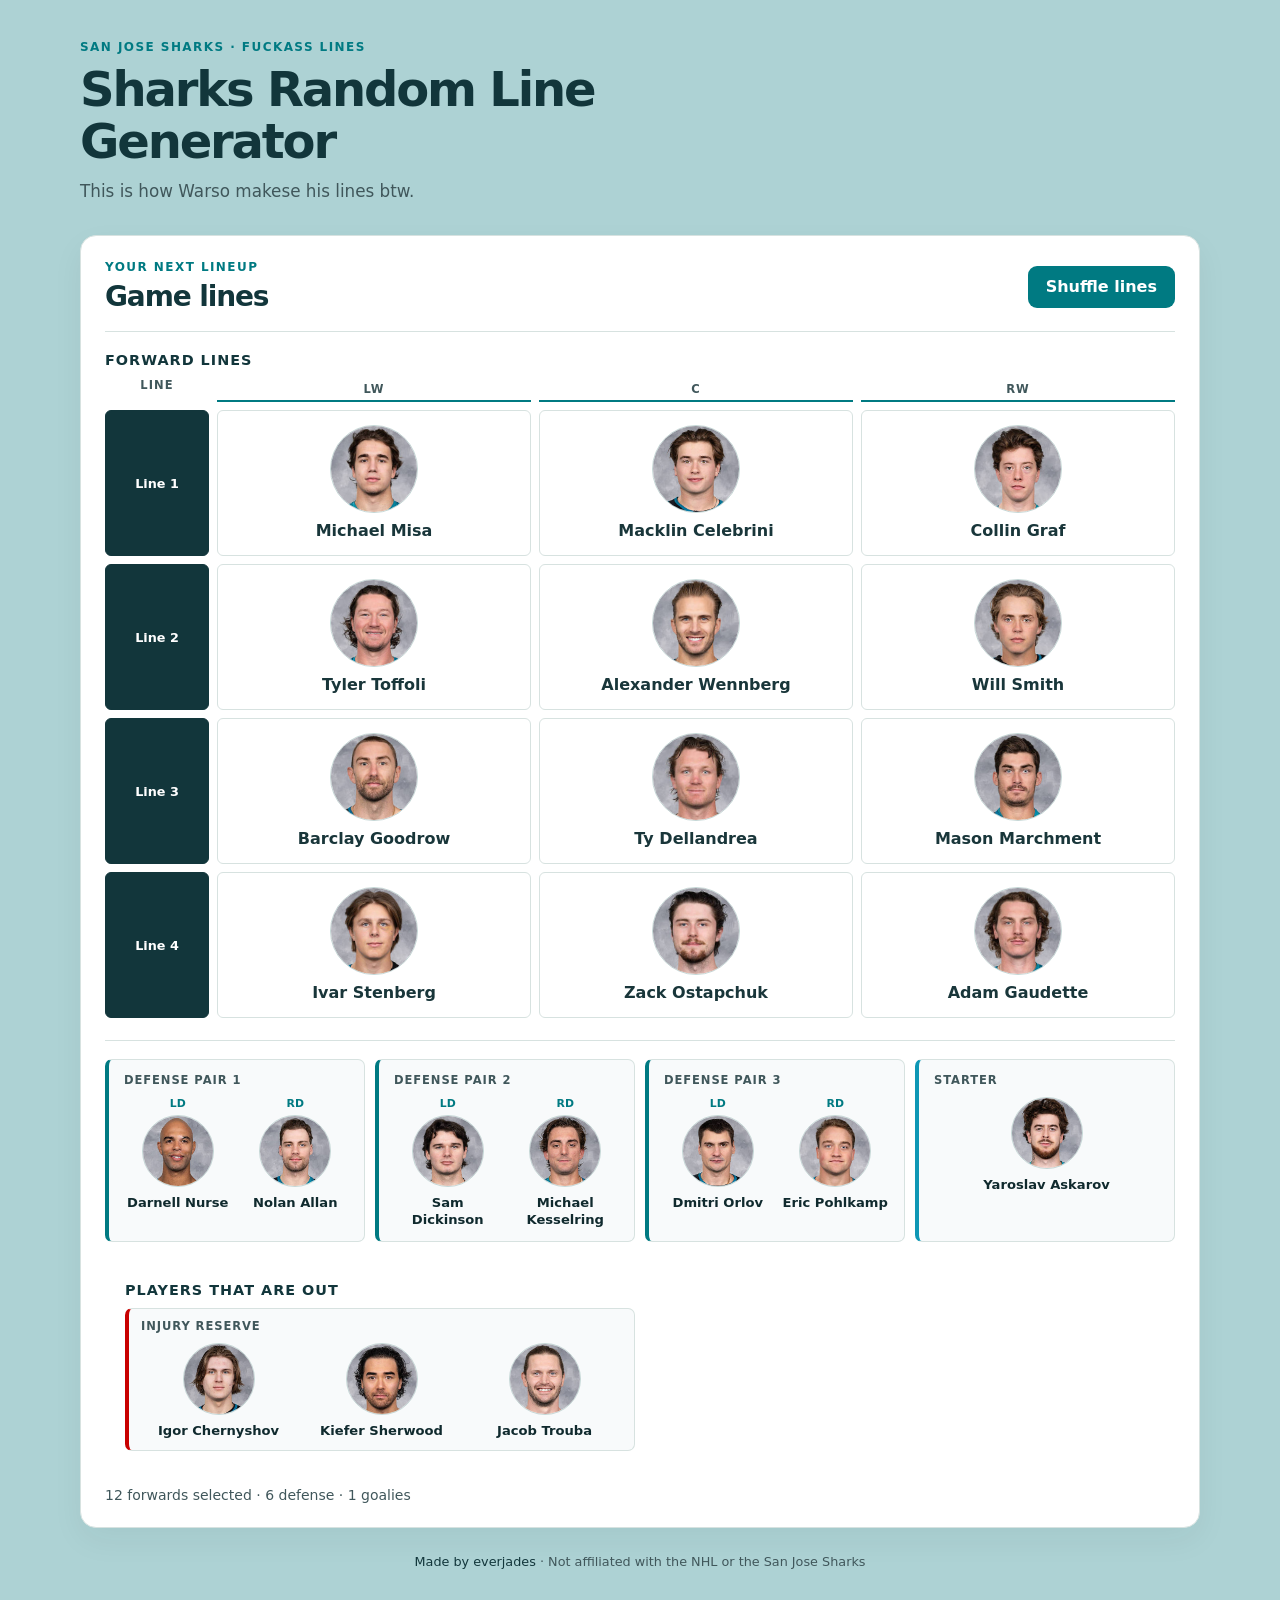
<file: index.html>
<!doctype html>
<html lang="en">
  <head>
    <meta charset="UTF-8" />
    <meta name="viewport" content="width=device-width, initial-scale=1.0" />
    <meta name="theme-color" content="#006d75" />
    <title>Sharks Line Mixer</title>
    <link rel="stylesheet" href="styles.css" />
    <script src="script.js" defer></script>
  </head>
  <body>
    <main class="page">
      <header class="site-header">
        <p class="eyebrow">San Jose Sharks · Fuckass Lines</p>
        <h1>Sharks Random Line Generator</h1>
        <p class="intro">
          This is how Warso makese his lines btw.
        </p>
      </header>

      <section class="lineup-section" aria-labelledby="lineup-heading">
        <div class="section-heading">
          <div>
            <p class="eyebrow">Your next lineup</p>
            <h2 id="lineup-heading">Game lines</h2>
          </div>
          <button class="button button-primary" id="shuffle-button" type="button">
            Shuffle lines
          </button>
        </div>

        <div class="lineup-board" id="lineup" aria-live="polite">
          <section class="forward-board" aria-labelledby="forward-heading">
            <h3 class="board-title" id="forward-heading">Forward lines</h3>
            <div class="forward-row column-headings" aria-hidden="true">
              <span>Line</span>
              <span>LW</span>
              <span>C</span>
              <span>RW</span>
            </div>
            <div class="forward-lines" id="forward-lines"></div>
          </section>
          <div class="supporting-grid" id="supporting-lineup"></div>
        </div>
        <section class="reserve-section" aria-labelledby="reserve-heading">
          <h3 class="board-title" id="reserve-heading">Players that are out</h3>
          <div class="reserve-grid" id="reserve-lineup"></div>
        </section>
        <p class="roster-note" id="roster-note"></p>
      </section>

<details class="roster-panel" hidden>
        <summary>Edit roster &amp; availability</summary>
        <p class="roster-help">
          The included roster is sample data. Availability defaults to 100%; add <code>| IN:70</code>
          for a 70% chance to make the lineup. Forwards can also include position and line weights:
          <code>Name | RW:80, C:20 | L1:70, L2:25, L3:4, L4:1 | IN:70 | PHOTO:photos/name.jpg</code>.
          Use <code>Name | IN:70 | PHOTO:photos/name.jpg</code> for a forward without position or
          line preferences.           Defense can include side weights and defense-pair weights:
          <code>Name | LD:100 | L1:80, L2:10, L3:10 | IN:75 | PHOTO:photos/name.jpg</code> or
          <code>Name | LD:80, RD:20</code>. Pair weights control the chance of pairing one, two, or three.
          Goalies use
          <code>Name | IN:15 | PHOTO:photos/name.jpg</code>.
          Put images in a <code>photos</code> folder next to this page, or use an image URL. Since the
          lineup has fixed sizes, availability odds must total 1200% for forwards, 600% for defense,
          and 100% for goalies. For example, 11 guaranteed forwards plus a 70% player and a 30%
          replacement total 1200%. Players without a photo path show an initials placeholder.
        </p>
        <div class="roster-fields" hidden>
          <label>
            Forwards
            <textarea id="forwards-input" rows="8" spellcheck="false"></textarea>
          </label>
          <label>
            Defense
            <textarea id="defense-input" rows="6" spellcheck="false"></textarea>
          </label>
          <label>
            Goalie
            <textarea id="goalies-input" rows="3" spellcheck="false"></textarea>
          </label>
        </div>
      </details>

    
      <footer><a href="https://x.com/everjades" target="_blank" rel="noopener noreferrer">Made by everjades</a> · Not affiliated with the NHL or the San Jose Sharks</a></footer>
    </main>
  </body>
</html>
</file>
<file: styles.css>
:root {
  color-scheme: light;
  font-family: Inter, ui-sans-serif, system-ui, -apple-system, BlinkMacSystemFont, "Segoe UI", sans-serif;
  color: #102a2e;
  background: #add2d4;
  font-synthesis: none;
  text-rendering: optimizeLegibility;
  --teal: #007a82;
  --deep-teal: #12363b;
  --orange: #0e97b5;
  --muted: #40575b;
  --border: #d7e2e0;
}

a {
  color: var(--deep-teal);
  text-decoration: none;
}

* {
  box-sizing: border-box;
}

body {
  min-width: 320px;
  margin: 0;
}

button,
textarea {
  font: inherit;
}

.page {
  width: min(100% - 32px, 1120px);
  margin: 0 auto;
  padding: 40px 0 32px;
}

.site-header {
  max-width: 760px;
  margin-bottom: 30px;
}

.eyebrow {
  margin: 0 0 10px;
  color: var(--teal);
  font-size: 0.75rem;
  font-weight: 800;
  letter-spacing: 0.12em;
  text-transform: uppercase;
}

h1,
h2,
p {
  margin-top: 0;
}

h1 {
  margin-bottom: 10px;
  color: var(--deep-teal);
  font-size: clamp(2rem, 5vw, 3rem);
  letter-spacing: -0.045em;
  line-height: 1.08;
}

.intro {
  max-width: 550px;
  margin-bottom: 0;
  color: var(--muted);
  font-size: 1.05rem;
  line-height: 1.65;
}

.lineup-section,
.roster-panel {
  border: 1px solid var(--border);
  border-radius: 16px;
  background: #fff;
  box-shadow: 0 12px 32px rgb(16 42 46 / 5%);
}

.lineup-section {
  padding: 24px;
}

.section-heading {
  display: flex;
  align-items: center;
  justify-content: space-between;
  gap: 20px;
  margin-bottom: 20px;
  padding-bottom: 18px;
  border-bottom: 1px solid var(--border);
}

.section-heading .eyebrow {
  margin-bottom: 6px;
}

h2 {
  margin-bottom: 0;
  color: var(--deep-teal);
  font-size: 1.75rem;
  letter-spacing: -0.04em;
}

.button {
  min-height: 42px;
  border: 0;
  border-radius: 9px;
  padding: 0 18px;
  cursor: pointer;
  font-weight: 750;
  transition: background-color 140ms ease, transform 140ms ease;
}

.button:hover {
  transform: translateY(-1px);
}

.button:focus-visible,
summary:focus-visible,
textarea:focus-visible {
  outline: 3px solid #f7a878;
  outline-offset: 3px;
}

.button-primary {
  color: #fff;
  background: var(--teal);
}

.button-primary:hover {
  background: var(--deep-teal);
}

.lineup-board {
  display: grid;
  gap: 22px;
}

.board-title {
  margin: 0 0 10px;
  color: var(--deep-teal);
  font-size: 0.9rem;
  font-weight: 800;
  letter-spacing: 0.07em;
  text-transform: uppercase;
}

.forward-row {
  display: grid;
  grid-template-columns: 104px repeat(3, minmax(0, 1fr));
  gap: 8px;
  align-items: stretch;
  margin-top: 8px;
}

.column-headings {
  margin-top: 0;
  color: var(--muted);
  font-size: 0.72rem;
  font-weight: 800;
  letter-spacing: 0.09em;
  text-align: center;
  text-transform: uppercase;
}

.column-headings span:not(:first-child) {
  padding: 4px 8px;
  border-bottom: 2px solid var(--teal);
}

.line-number,
.forward-player {
  display: flex;
  align-items: center;
  border: 1px solid var(--border);
  border-radius: 6px;
  background: #fff;
}

.line-number {
  justify-content: center;
  color: #fff;
  border-color: var(--deep-teal);
  background: var(--deep-teal);
  font-size: 0.8rem;
  font-weight: 750;
}

.forward-player {
  min-height: 146px;
  flex-direction: column;
  justify-content: center;
  gap: 8px;
  padding: 12px 8px;
  color: #19363a;
  font-weight: 700;
}

.forward-player.empty-state {
  color: #eef3f3;
  font-weight: 450;
  font-style: normal;
}

.supporting-grid {
  display: grid;
  grid-template-columns: repeat(auto-fit, minmax(190px, 1fr));
  gap: 10px;
  padding-top: 18px;
  border-top: 1px solid var(--border);
}

.reserve-section {
  margin-top: 20px;
  padding: 18px;
  border: 2px solid #fff;
  border-radius: 8px;
  background: #fff;
}

.reserve-grid {
  display: grid;
  grid-template-columns: repeat(2, minmax(0, 1fr));
  gap: 10px;
}

.line-card.injury-reserve-card {
  border-left-color: #c80000;
}

.line-card.injury-reserve-card ul {
  grid-template-columns: repeat(3, minmax(0, 1fr));
  gap: 8px;
}

.line-card.injury-reserve-card,
.line-card.in-jail-card {
  min-height: 96px;
  padding: 10px 12px;
}

.line-card.in-jail-card {
  border-left-color: #ff6a00;
}

.line-card {
  min-height: 112px;
  border: 1px solid var(--border);
  border-left: 4px solid var(--teal);
  border-radius: 7px;
  padding: 13px 15px;
  background: #f8fafb;
}

.line-card.goalie-card {
  border-left-color: var(--orange);
}

.line-card h3 {
  margin: 0 0 10px;
  color: var(--muted);
  font-size: 0.72rem;
  font-weight: 800;
  letter-spacing: 0.08em;
  text-transform: uppercase;
}

.line-card ul {
  display: grid;
  grid-template-columns: repeat(2, minmax(0, 1fr));
  gap: 10px;
  margin: 0;
  padding: 0;
  list-style: none;
  font-size: 0.92rem;
  font-weight: 650;
}

.line-card li {
  min-width: 0;
}

.defense-card li[data-position] {
  position: relative;
  padding-top: 18px;
}

.defense-card li[data-position]::before {
  content: attr(data-position);
  position: absolute;
  top: 0;
  left: 50%;
  color: var(--teal);
  font-size: 0.68rem;
  font-weight: 850;
  transform: translateX(-50%);
}

.goalie-card ul {
  grid-template-columns: 1fr;
}

.player-display {
  display: flex;
  min-width: 0;
  flex-direction: column;
  align-items: center;
  gap: 8px;
}

.player-photo,
.player-photo-placeholder {
  display: grid;
  width: 88px;
  height: 88px;
  flex: 0 0 auto;
  place-items: center;
  border: 1px solid #c5d7d6;
  border-radius: 50%;
  background: #e4efee;
}

.player-photo {
  object-fit: cover;
}

.player-photo-placeholder {
  color: var(--teal);
  font-size: 1.05rem;
  font-weight: 850;
}

.player-name {
  max-width: 100%;
  overflow-wrap: anywhere;
  line-height: 1.25;
  text-align: center;
}

.supporting-player .player-photo,
.supporting-player .player-photo-placeholder {
  width: 72px;
  height: 72px;
}

.supporting-player .player-name {
  font-size: 0.82rem;
}

.empty-state {
  color: #eef3f3;
  font-weight: 450;
  font-style: italic;
}

.roster-note {
  margin: 16px 0 0;
  color: var(--muted);
  font-size: 0.875rem;
}

.roster-note.error {
  color: #b42318;
  font-weight: 700;
}

.roster-panel {
  margin-top: 18px;
  padding: 20px 24px;
}

.roster-panel summary {
  color: var(--deep-teal);
  cursor: pointer;
  font-weight: 750;
}

.roster-help {
  margin: 12px 0 18px;
  color: var(--muted);
  font-size: 0.9rem;
}

.roster-fields {
  display: grid;
  grid-template-columns: repeat(3, minmax(0, 1fr));
  gap: 16px;
}

.roster-fields label {
  display: grid;
  gap: 8px;
  color: var(--deep-teal);
  font-size: 0.9rem;
  font-weight: 700;
}

.roster-fields textarea {
  width: 100%;
  resize: vertical;
  border: 1px solid var(--border);
  border-radius: 8px;
  padding: 10px;
  color: #102a2e;
  line-height: 1.5;
}

footer {
  margin-top: 26px;
  color: var(--muted);
  font-size: 0.8rem;
  text-align: center;
}

@media (max-width: 720px) {
  .page {
    padding-top: 42px;
  }

  .roster-fields {
    grid-template-columns: repeat(2, minmax(0, 1fr));
  }
}

@media (max-width: 480px) {
  .lineup-section {
    padding: 18px 12px;
  }

  .reserve-grid {
    grid-template-columns: 1fr;
  }

  .section-heading {
    align-items: flex-start;
    flex-direction: column;
  }

  .roster-fields {
    grid-template-columns: 1fr;
  }

  .button-primary {
    width: 100%;
  }

  .forward-row {
    grid-template-columns: 48px repeat(3, minmax(0, 1fr));
    gap: 5px;
  }

  .column-headings {
    font-size: 0.65rem;
  }

  .line-number {
    min-height: 64px;
    padding: 4px;
    font-size: 0.68rem;
    text-align: center;
  }

  .forward-player {
    min-height: 132px;
    justify-content: center;
    overflow-wrap: anywhere;
    padding: 8px 4px;
    font-size: 0.78rem;
    text-align: center;
  }

  .player-photo,
  .player-photo-placeholder {
    width: 60px;
    height: 60px;
  }

  .supporting-player .player-photo,
  .supporting-player .player-photo-placeholder {
    width: 64px;
    height: 64px;
  }

  .forward-player::before {
    content: attr(data-position);
    color: var(--teal);
    font-size: 0.62rem;
    font-weight: 850;
  }
}


.roster-fields textarea {
  width: 100%;
  resize: vertical;
  border: 1px solid var(--border);
  border-radius: 8px;
  padding: 10px;
  color: #102a2e;
  line-height: 1.5;
}

footer {
  margin-top: 26px;
  color: var(--muted);
  font-size: 0.8rem;
  text-align: center;
}

@media (max-width: 720px) {
  .page {
    padding-top: 42px;
  }

  .roster-fields {
    grid-template-columns: repeat(2, minmax(0, 1fr));
  }
}

@media (max-width: 480px) {
  .lineup-section {
    padding: 18px 12px;
  }

  .section-heading {
    align-items: flex-start;
    flex-direction: column;
  }

  .roster-fields {
    grid-template-columns: 1fr;
  }

  .button-primary {
    width: 100%;
  }

  .forward-row {
    grid-template-columns: 48px repeat(3, minmax(0, 1fr));
    gap: 5px;
  }

  .column-headings {
    font-size: 0.65rem;
  }

  .line-number {
    min-height: 64px;
    padding: 4px;
    font-size: 0.68rem;
    text-align: center;
  }

  .forward-player {
    min-height: 132px;
    justify-content: center;
    overflow-wrap: anywhere;
    padding: 8px 4px;
    font-size: 0.78rem;
    text-align: center;
  }

  .player-photo,
  .player-photo-placeholder {
    width: 60px;
    height: 60px;
  }

  .supporting-player .player-photo,
  .supporting-player .player-photo-placeholder {
    width: 64px;
    height: 64px;
  }

  .forward-player::before {
    content: attr(data-position);
    color: var(--teal);
    font-size: 0.62rem;
    font-weight: 850;
  }
}
</file>
